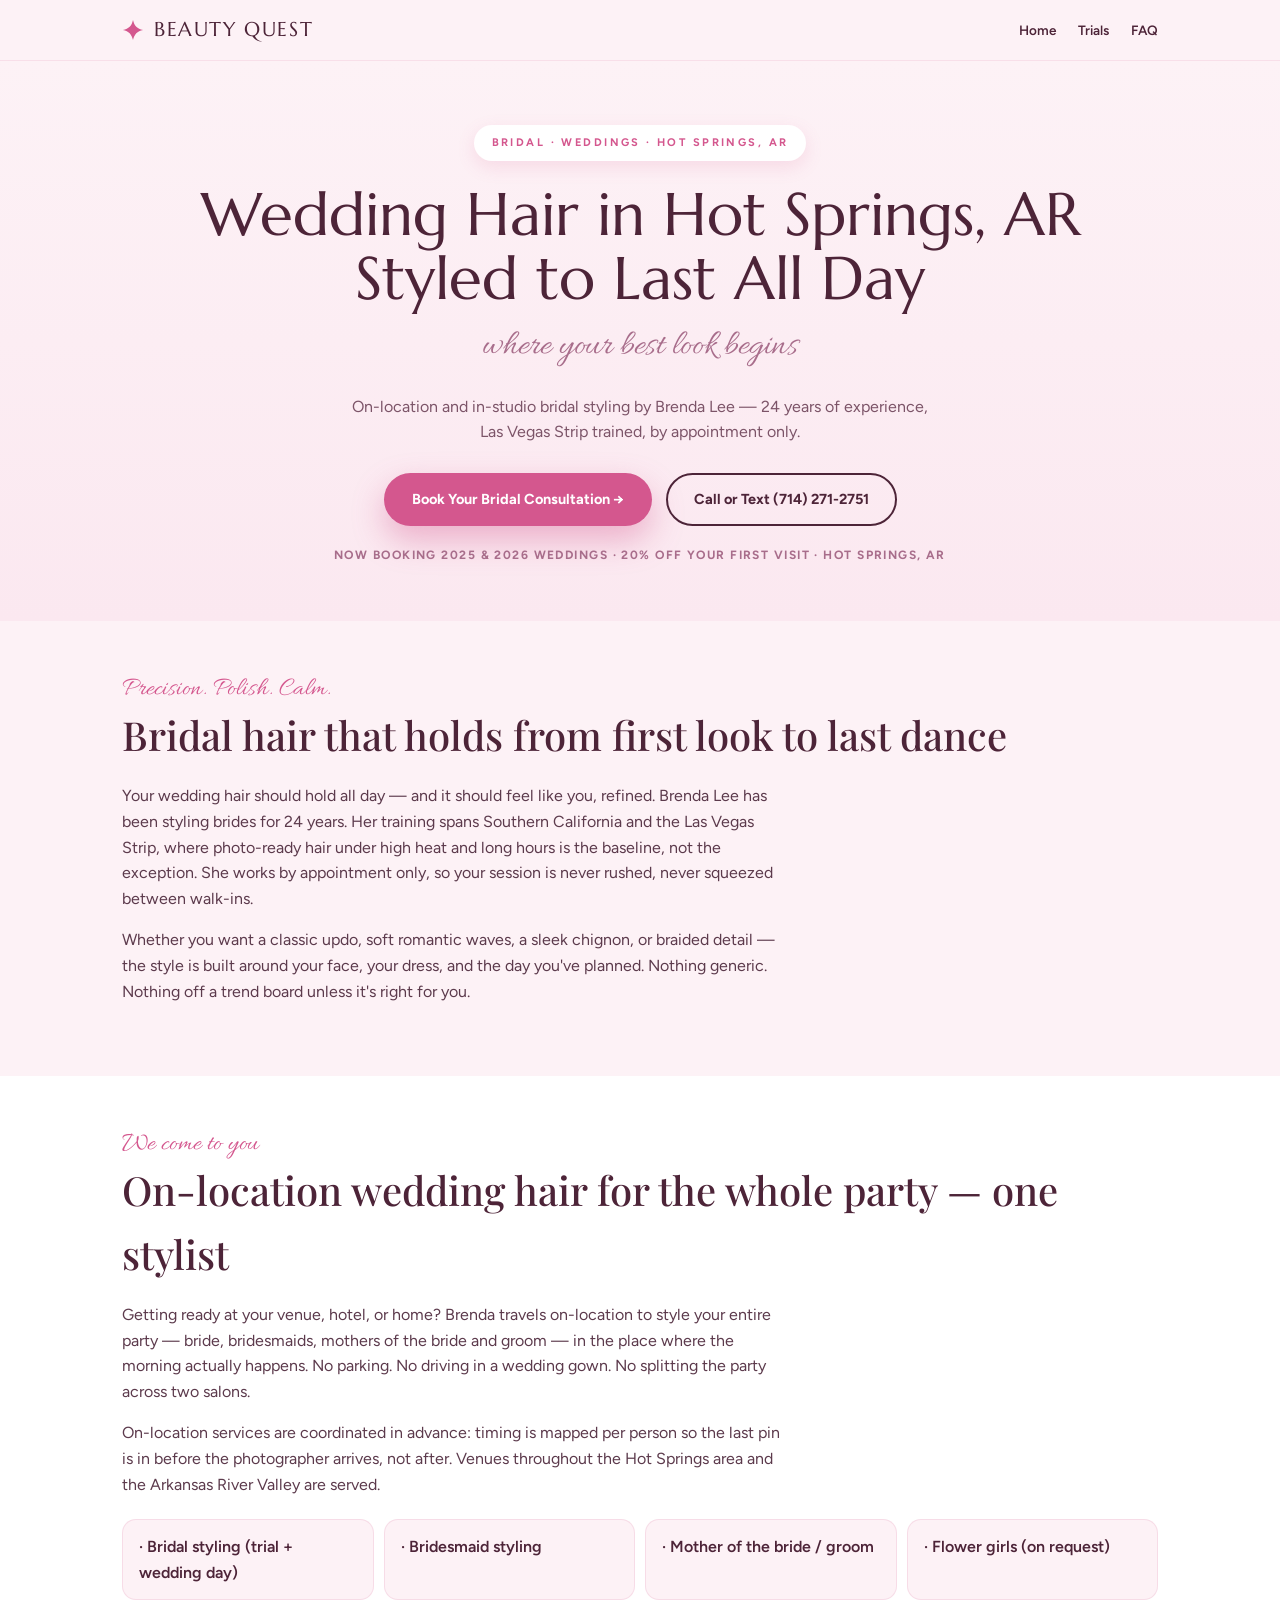
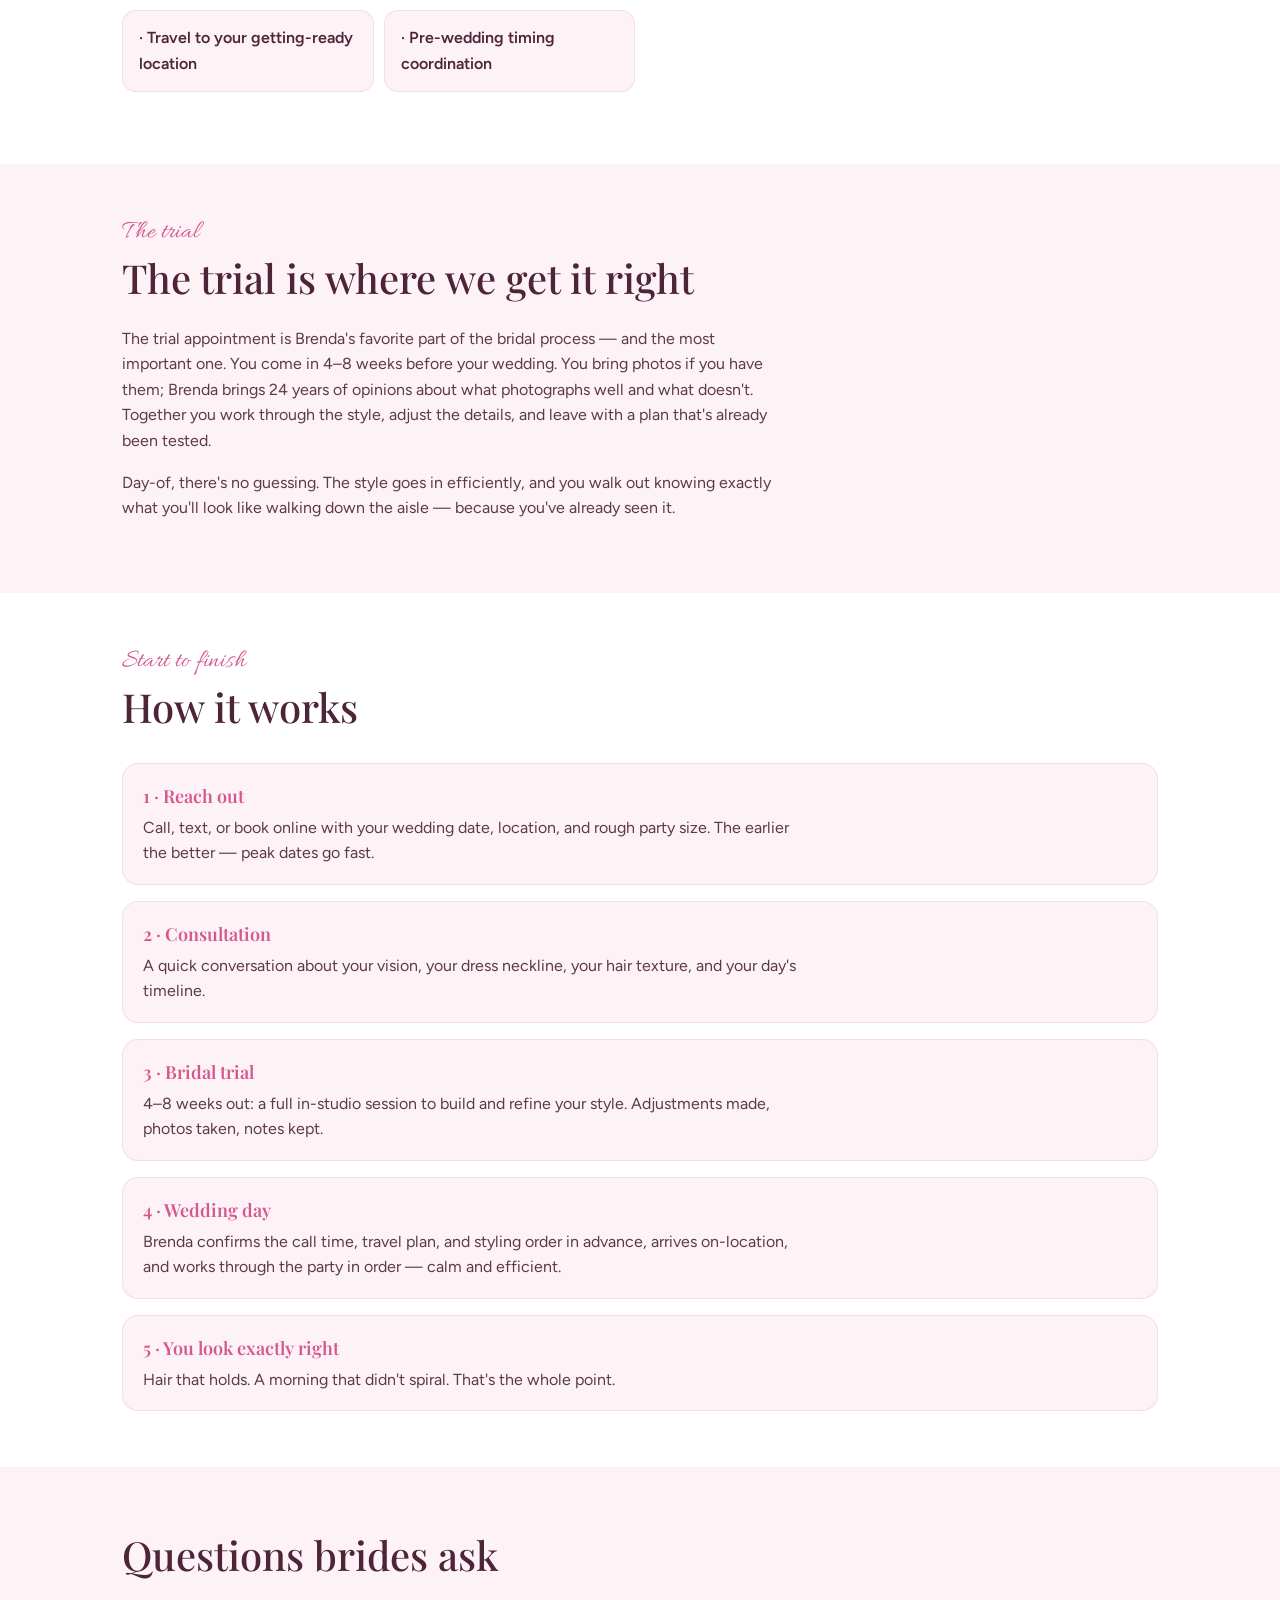
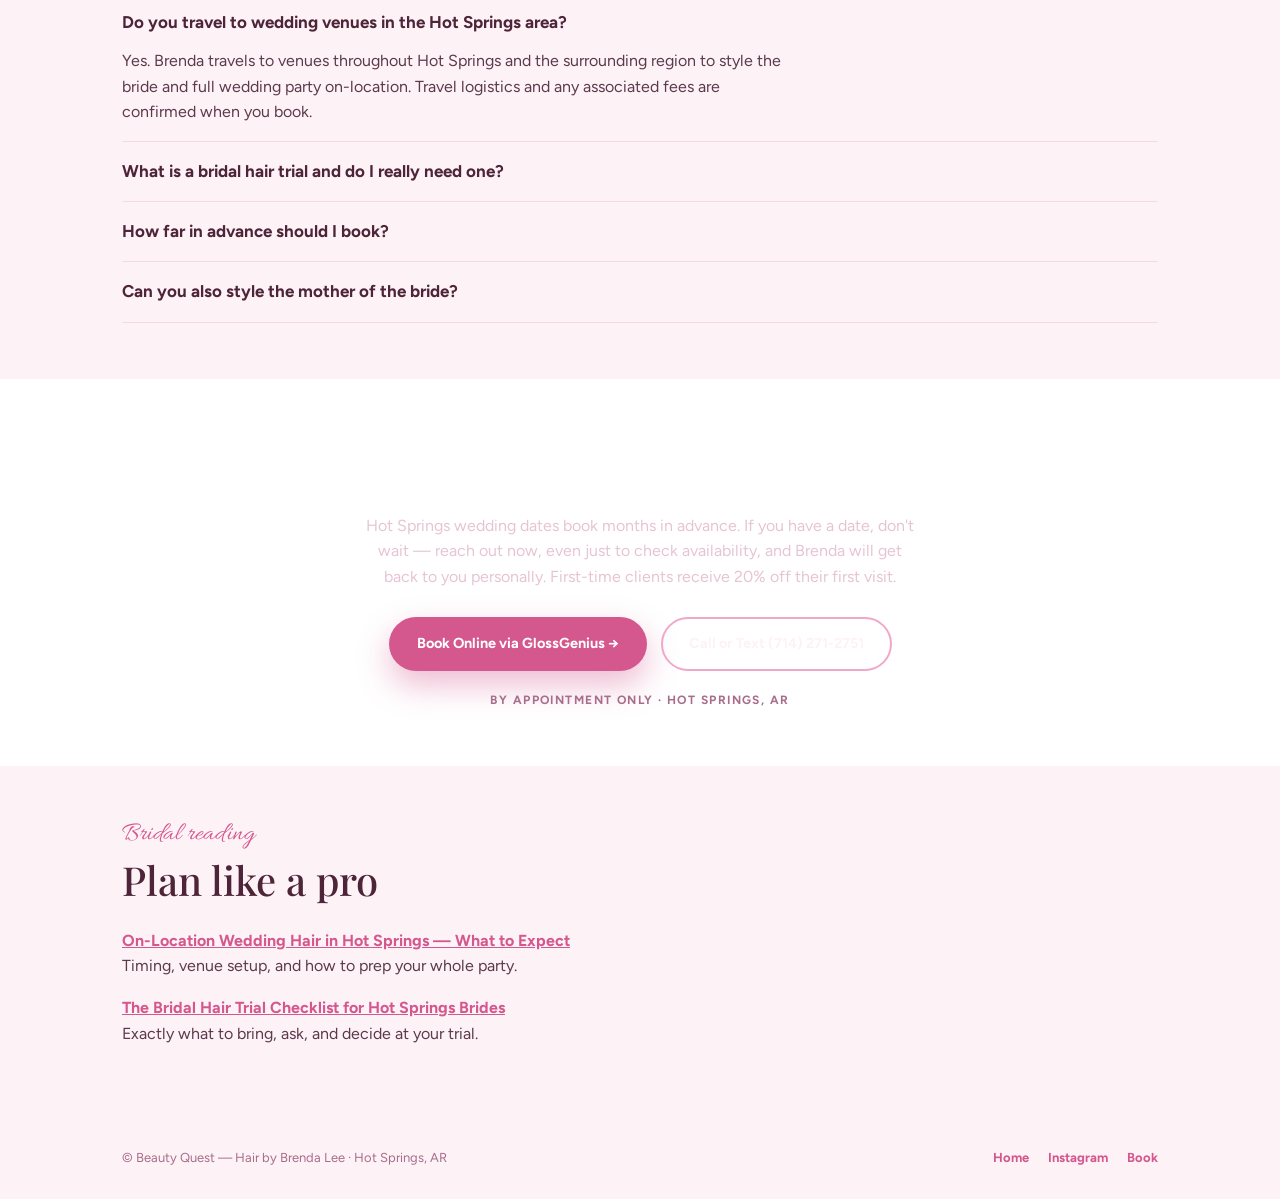
<file: bridal-hair-hot-springs.html>
<!DOCTYPE html>
<html lang="en">
<head>
<meta charset="utf-8">
<meta name="viewport" content="width=device-width, initial-scale=1">
<title>Wedding Hair Stylist Hot Springs AR | Brenda Lee</title>
<meta name="description" content="On-location bridal hair for Hot Springs weddings. 24 years of experience, Las Vegas Strip trained. Bridal trials, full-party styling, mothers of the bride. Book now.">
<link rel="canonical" href="https://bqhotsprings.com/bridal-hair-hot-springs">
<meta property="og:type" content="website">
<meta property="og:site_name" content="Beauty Quest — Hair by Brenda Lee">
<meta property="og:title" content="Wedding Hair Stylist in Hot Springs, AR — Brenda Lee">
<meta property="og:description" content="On-location bridal styling for Hot Springs weddings. 24 years, Las Vegas Strip trained. Bridal trials, full wedding party, mothers of the bride.">
<meta property="og:url" content="https://bqhotsprings.com/bridal-hair-hot-springs">
<meta property="og:image" content="https://bqhotsprings.com/images/work-bridal.jpg">
<meta name="twitter:card" content="summary_large_image">
<meta name="twitter:title" content="Wedding Hair Stylist Hot Springs AR | Brenda Lee">
<meta name="twitter:description" content="On-location bridal hair for Hot Springs weddings. 24 years, Las Vegas Strip trained.">
<meta name="twitter:image" content="https://bqhotsprings.com/images/work-bridal.jpg">
<link rel="preconnect" href="https://fonts.googleapis.com">
<link rel="preconnect" href="https://fonts.gstatic.com" crossorigin>
<link href="https://fonts.googleapis.com/css2?family=Marcellus&family=Playfair+Display:ital,wght@0,400;0,500;0,600;1,400;1,500&family=Allura&family=Figtree:wght@300;400;500;600;700&display=swap" rel="stylesheet">
<script src="./sparkles.js" defer></script>
<script type="application/ld+json">
{
  "@context": "https://schema.org",
  "@graph": [
    {
      "@type": "Service",
      "@id": "https://bqhotsprings.com/bridal-hair-hot-springs#service",
      "name": "Bridal & Wedding Hair Styling",
      "description": "On-location and in-studio wedding hair for brides, bridesmaids, and mothers of the bride in Hot Springs, AR. Bridal trials available. 24 years experience.",
      "provider": {
        "@type": "HairSalon",
        "name": "Hair by Brenda Lee",
        "url": "https://bqhotsprings.com",
        "telephone": "+17142712751",
        "address": { "@type": "PostalAddress", "addressLocality": "Hot Springs", "addressRegion": "AR", "addressCountry": "US" }
      },
      "areaServed": {
        "@type": "GeoCircle",
        "geoMidpoint": { "@type": "GeoCoordinates", "latitude": 34.5037, "longitude": -93.0552 },
        "geoRadius": "80000"
      },
      "offers": { "@type": "Offer", "description": "20% off first visit" }
    },
    {
      "@type": "FAQPage",
      "mainEntity": [
        { "@type": "Question", "name": "Do you travel to wedding venues in the Hot Springs area?", "acceptedAnswer": { "@type": "Answer", "text": "Yes. Brenda travels to venues throughout Hot Springs and the surrounding area to style the bride and full wedding party on-location. Travel details and fees are confirmed at booking." } },
        { "@type": "Question", "name": "What is a bridal hair trial and do I need one?", "acceptedAnswer": { "@type": "Answer", "text": "A bridal trial is a dedicated appointment before your wedding day where Brenda creates and refines your chosen style. It eliminates day-of surprises, confirms timing, and gives you a photo-ready preview. Trials are strongly recommended for every bride." } },
        { "@type": "Question", "name": "How far in advance should I book wedding hair services?", "acceptedAnswer": { "@type": "Answer", "text": "Wedding dates book quickly, especially spring and fall Saturdays. Securing your date 4-8 months out is ideal. Reach out as soon as your venue is confirmed." } },
        { "@type": "Question", "name": "Can Brenda style the mother of the bride as well?", "acceptedAnswer": { "@type": "Answer", "text": "Absolutely. Brenda regularly styles mothers of the bride and groom alongside the wedding party, either on-location or in-studio by appointment." } }
      ]
    }
  ]
}
</script>
<style>
  :root{--bg:#fdf2f6;--ink:#4d2438;--pink:#d4578e;--mute:#7c5468;--soft:#a86d8b;--rose:#f9d9e6}
  *{box-sizing:border-box}
  html{scroll-behavior:smooth}
  body{margin:0;background:var(--bg);color:var(--ink);font-family:'Figtree',system-ui,sans-serif;line-height:1.6;overflow-x:hidden}
  a{color:var(--pink)}
  .wrap{max-width:1080px;margin:0 auto;padding:0 22px}
  header{position:sticky;top:0;z-index:40;background:rgba(253,242,246,.92);backdrop-filter:blur(10px);border-bottom:1px solid rgba(212,87,142,.12)}
  header .wrap{display:flex;align-items:center;justify-content:space-between;gap:16px;flex-wrap:wrap;padding-top:14px;padding-bottom:14px}
  .brand{display:flex;align-items:center;gap:10px;text-decoration:none;color:var(--ink)}
  .brand span{font-family:'Marcellus',serif;font-size:20px;letter-spacing:.08em}
  nav a{color:var(--ink);text-decoration:none;font-weight:600;font-size:13.5px;margin-left:18px}
  .btn{display:inline-block;text-decoration:none;font-weight:700;border-radius:999px;padding:15px 28px;font-size:14.5px}
  .btn-primary{background:var(--pink);color:#fff;box-shadow:0 14px 32px rgba(212,87,142,.4)}
  .btn-ghost{border:2px solid var(--ink);color:var(--ink);padding:13px 26px}
  .hero{text-align:center;background:linear-gradient(180deg,#fdf2f6 0%,#fbe8f0 100%);padding:64px 0 56px}
  .eyebrow{display:inline-block;font-size:11px;letter-spacing:.22em;text-transform:uppercase;font-weight:700;color:var(--pink);background:#fff;padding:9px 18px;border-radius:999px;box-shadow:0 6px 18px rgba(212,87,142,.15)}
  h1{font-family:'Marcellus',serif;font-weight:400;font-size:clamp(34px,7vw,60px);line-height:1.08;margin:22px 0 0}
  .sub{font-family:'Allura',cursive;font-size:clamp(24px,5vw,36px);color:var(--soft);margin-top:6px}
  .lede{font-size:16px;color:var(--mute);max-width:60ch;margin:18px auto 0}
  .ctas{display:flex;gap:14px;justify-content:center;flex-wrap:wrap;margin-top:28px}
  .trust{margin-top:20px;font-size:12px;letter-spacing:.12em;text-transform:uppercase;font-weight:700;color:var(--soft)}
  section{padding:56px 0}
  section:nth-child(even){background:#fff}
  h2{font-family:'Playfair Display',serif;font-weight:500;font-size:clamp(26px,5vw,40px);margin:0 0 6px}
  .kicker{font-family:'Allura',cursive;font-size:26px;color:var(--pink);line-height:1}
  p{font-size:16px;color:#5c3a4c;max-width:66ch}
  ul.inc{list-style:none;padding:0;display:grid;grid-template-columns:repeat(auto-fit,minmax(220px,1fr));gap:10px;margin-top:22px}
  ul.inc li{background:var(--bg);border:1px solid rgba(212,87,142,.14);border-radius:14px;padding:14px 16px;font-weight:600;color:var(--ink)}
  .steps{counter-reset:s;display:grid;gap:16px;margin-top:24px}
  .step{background:var(--bg);border:1px solid rgba(212,87,142,.14);border-radius:16px;padding:18px 20px}
  .step h3{margin:0 0 4px;font-family:'Playfair Display',serif;font-weight:600;font-size:18px;color:var(--pink)}
  .step p{margin:0}
  details{border-bottom:1px solid rgba(212,87,142,.16);padding:16px 0}
  summary{cursor:pointer;font-weight:700;font-size:17px;list-style:none}
  summary::-webkit-details-marker{display:none}
  details p{margin:12px 0 0}
  .closing{text-align:center;background:var(--ink);color:var(--bg)}
  .closing h2{color:#fff}
  .closing p{color:#e6c4d4;margin:14px auto 0;max-width:56ch}
  .closing .btn-ghost{border-color:#f0a8c8;color:var(--bg)}
  footer{padding:30px 0;font-size:13px;color:var(--soft)}
  footer .wrap{display:flex;justify-content:space-between;gap:16px;flex-wrap:wrap;align-items:center}
  footer a{margin-left:16px;text-decoration:none;font-weight:700}
</style>
</head>
<body>

<header>
  <div class="wrap">
    <a class="brand" href="/">
      <svg viewBox="0 0 24 24" width="22" height="22" aria-hidden="true"><path d="M12 1 C13.5 7.5 16.5 10.5 23 12 C16.5 13.5 13.5 16.5 12 23 C10.5 16.5 7.5 13.5 1 12 C7.5 10.5 10.5 7.5 12 1 Z" fill="#d4578e"></path></svg>
      <span>BEAUTY QUEST</span>
    </a>
    <nav>
      <a href="/">Home</a>
      <a href="#trial">Trials</a>
      <a href="#faq">FAQ</a>
    </nav>
  </div>
</header>

<div class="hero">
  <div class="wrap">
    <span class="eyebrow">Bridal · Weddings · Hot Springs, AR</span>
    <h1>Wedding Hair in Hot Springs, AR<br>Styled to Last All Day</h1>
    <div class="sub">where your best look begins</div>
    <p class="lede">On-location and in-studio bridal styling by Brenda Lee — 24 years of experience, Las Vegas Strip trained, by appointment only.</p>
    <div class="ctas">
      <a class="btn btn-primary" href="https://brendasanderscurlup.glossgenius.com/services" target="_blank" rel="noopener">Book Your Bridal Consultation →</a>
      <a class="btn btn-ghost" href="tel:+17142712751">Call or Text (714) 271-2751</a>
    </div>
    <div class="trust">Now booking 2025 &amp; 2026 weddings · 20% off your first visit · Hot Springs, AR</div>
  </div>
</div>

<section>
  <div class="wrap">
    <div class="kicker">Precision. Polish. Calm.</div>
    <h2>Bridal hair that holds from first look to last dance</h2>
    <p>Your wedding hair should hold all day — and it should feel like you, refined. Brenda Lee has been styling brides for 24 years. Her training spans Southern California and the Las Vegas Strip, where photo-ready hair under high heat and long hours is the baseline, not the exception. She works by appointment only, so your session is never rushed, never squeezed between walk-ins.</p>
    <p>Whether you want a classic updo, soft romantic waves, a sleek chignon, or braided detail — the style is built around your face, your dress, and the day you've planned. Nothing generic. Nothing off a trend board unless it's right for you.</p>
  </div>
</section>

<section id="on-location">
  <div class="wrap">
    <div class="kicker">We come to you</div>
    <h2>On-location wedding hair for the whole party — one stylist</h2>
    <p>Getting ready at your venue, hotel, or home? Brenda travels on-location to style your entire party — bride, bridesmaids, mothers of the bride and groom — in the place where the morning actually happens. No parking. No driving in a wedding gown. No splitting the party across two salons.</p>
    <p>On-location services are coordinated in advance: timing is mapped per person so the last pin is in before the photographer arrives, not after. Venues throughout the Hot Springs area and the Arkansas River Valley are served.</p>
    <ul class="inc">
      <li>· Bridal styling (trial + wedding day)</li>
      <li>· Bridesmaid styling</li>
      <li>· Mother of the bride / groom</li>
      <li>· Flower girls (on request)</li>
      <li>· Travel to your getting-ready location</li>
      <li>· Pre-wedding timing coordination</li>
    </ul>
  </div>
</section>

<section id="trial">
  <div class="wrap">
    <div class="kicker">The trial</div>
    <h2>The trial is where we get it right</h2>
    <p>The trial appointment is Brenda's favorite part of the bridal process — and the most important one. You come in 4–8 weeks before your wedding. You bring photos if you have them; Brenda brings 24 years of opinions about what photographs well and what doesn't. Together you work through the style, adjust the details, and leave with a plan that's already been tested.</p>
    <p>Day-of, there's no guessing. The style goes in efficiently, and you walk out knowing exactly what you'll look like walking down the aisle — because you've already seen it.</p>
  </div>
</section>

<section>
  <div class="wrap">
    <div class="kicker">Start to finish</div>
    <h2>How it works</h2>
    <div class="steps">
      <div class="step"><h3>1 · Reach out</h3><p>Call, text, or book online with your wedding date, location, and rough party size. The earlier the better — peak dates go fast.</p></div>
      <div class="step"><h3>2 · Consultation</h3><p>A quick conversation about your vision, your dress neckline, your hair texture, and your day's timeline.</p></div>
      <div class="step"><h3>3 · Bridal trial</h3><p>4–8 weeks out: a full in-studio session to build and refine your style. Adjustments made, photos taken, notes kept.</p></div>
      <div class="step"><h3>4 · Wedding day</h3><p>Brenda confirms the call time, travel plan, and styling order in advance, arrives on-location, and works through the party in order — calm and efficient.</p></div>
      <div class="step"><h3>5 · You look exactly right</h3><p>Hair that holds. A morning that didn't spiral. That's the whole point.</p></div>
    </div>
  </div>
</section>

<section id="faq">
  <div class="wrap">
    <h2>Questions brides ask</h2>
    <details open><summary>Do you travel to wedding venues in the Hot Springs area?</summary><p>Yes. Brenda travels to venues throughout Hot Springs and the surrounding region to style the bride and full wedding party on-location. Travel logistics and any associated fees are confirmed when you book.</p></details>
    <details><summary>What is a bridal hair trial and do I really need one?</summary><p>A trial is a dedicated appointment — usually 4–8 weeks before your wedding — where Brenda builds and refines your style with no time pressure. You leave with a photo, a plan, and zero unknowns for the morning of. Strongly recommended for every bride.</p></details>
    <details><summary>How far in advance should I book?</summary><p>Wedding Saturdays in spring and fall fill early. Booking 4–8 months out is ideal. If your date is closer, reach out anyway — Brenda will let you know availability honestly.</p></details>
    <details><summary>Can you also style the mother of the bride?</summary><p>Yes, and Brenda does this regularly. Mothers of the bride and groom are welcome both as part of the on-location wedding morning and as standalone in-studio appointments. Same quality, same attention, same calm.</p></details>
  </div>
</section>

<section class="closing">
  <div class="wrap">
    <h2>Ready to lock in your date?</h2>
    <p>Hot Springs wedding dates book months in advance. If you have a date, don't wait — reach out now, even just to check availability, and Brenda will get back to you personally. First-time clients receive 20% off their first visit.</p>
    <div class="ctas">
      <a class="btn btn-primary" href="https://brendasanderscurlup.glossgenius.com/services" target="_blank" rel="noopener">Book Online via GlossGenius →</a>
      <a class="btn btn-ghost" href="tel:+17142712751">Call or Text (714) 271-2751</a>
    </div>
    <div class="trust" style="color:#a86d8b">By appointment only · Hot Springs, AR</div>
  </div>
</section>

<section>
  <div class="wrap">
    <div class="kicker">Bridal reading</div>
    <h2>Plan like a pro</h2>
    <p style="margin-bottom:6px"><a href="/blog/on-location-wedding-hair-hot-springs-ar" style="font-weight:700">On-Location Wedding Hair in Hot Springs — What to Expect</a><br>Timing, venue setup, and how to prep your whole party.</p>
    <p><a href="/blog/bridal-hair-trial-checklist-hot-springs-ar" style="font-weight:700">The Bridal Hair Trial Checklist for Hot Springs Brides</a><br>Exactly what to bring, ask, and decide at your trial.</p>
  </div>
</section>

<footer>
  <div class="wrap">
    <span>© Beauty Quest — Hair by Brenda Lee · Hot Springs, AR</span>
    <span>
      <a href="/">Home</a>
      <a href="https://www.instagram.com/hair_by_brenda_lee/" target="_blank" rel="noopener">Instagram</a>
      <a href="https://brendasanderscurlup.glossgenius.com/services" target="_blank" rel="noopener">Book</a>
    </span>
  </div>
</footer>

</body>
</html>
</file>
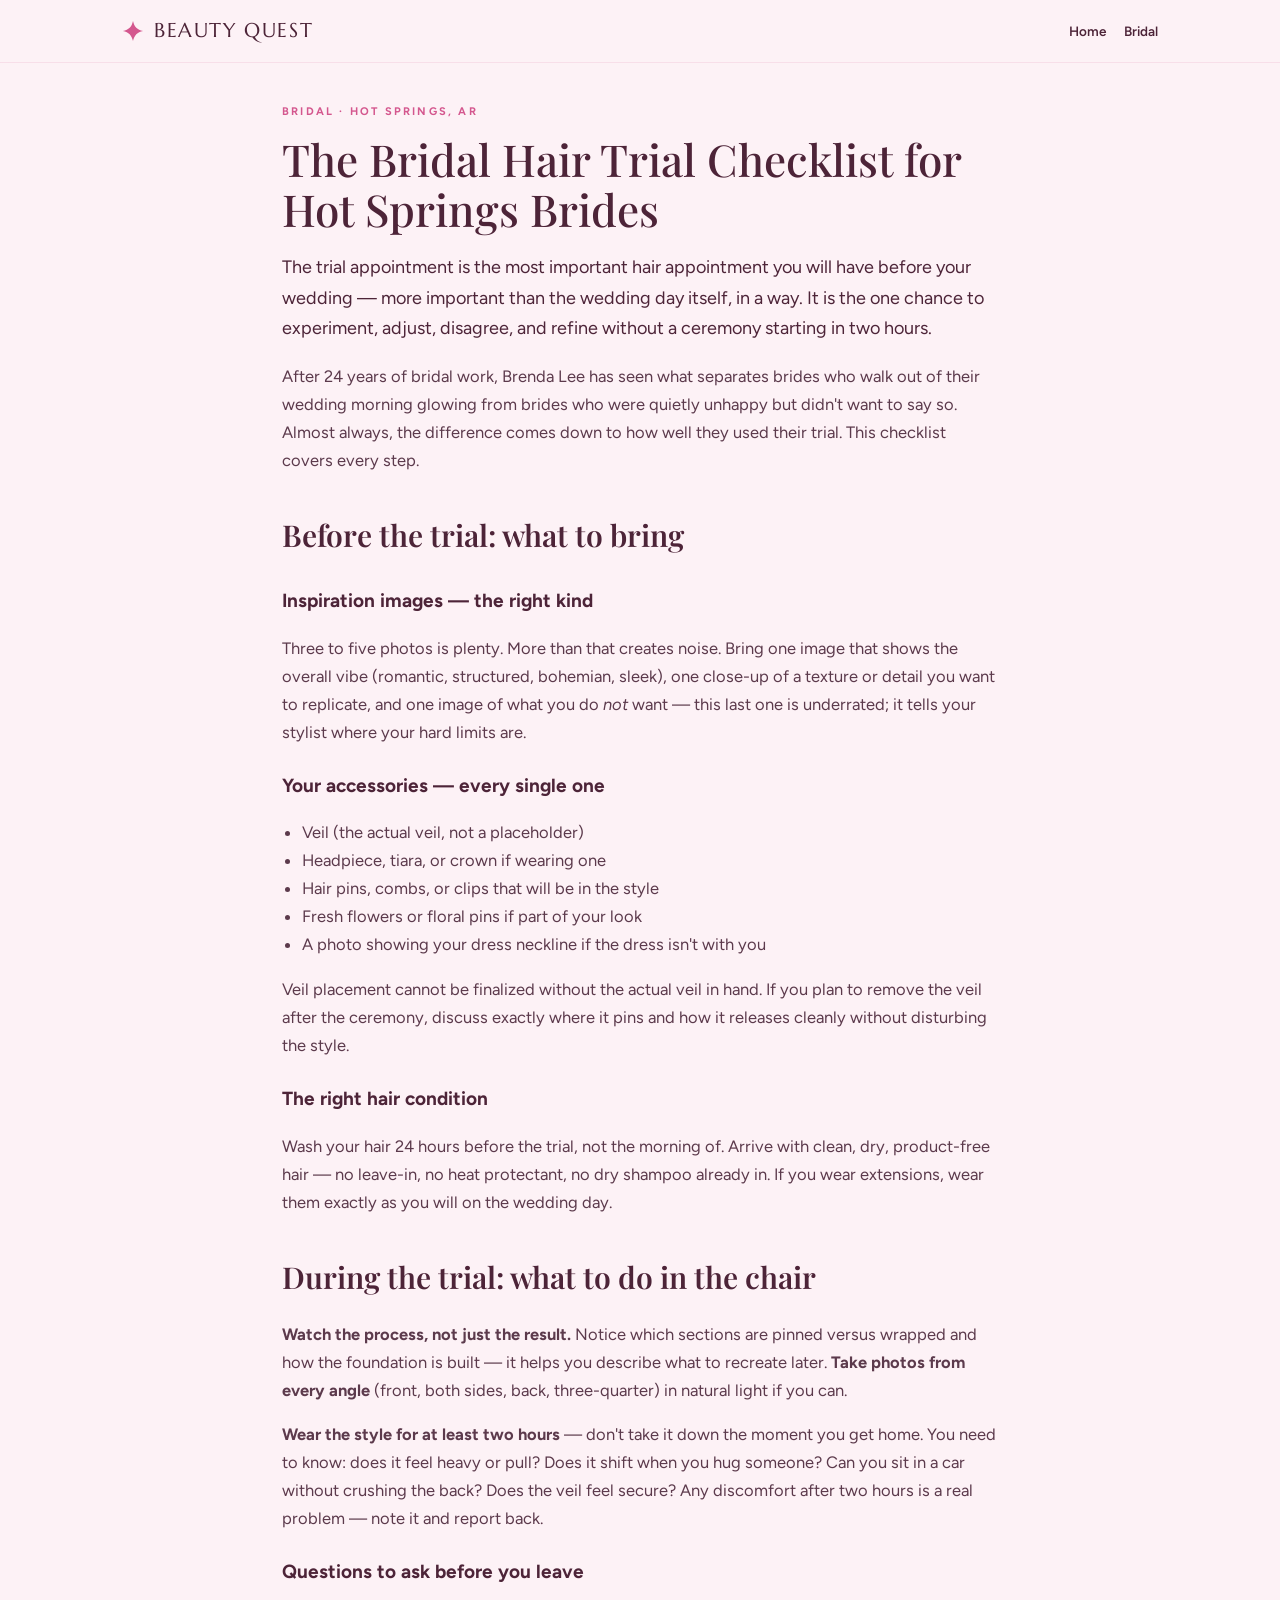
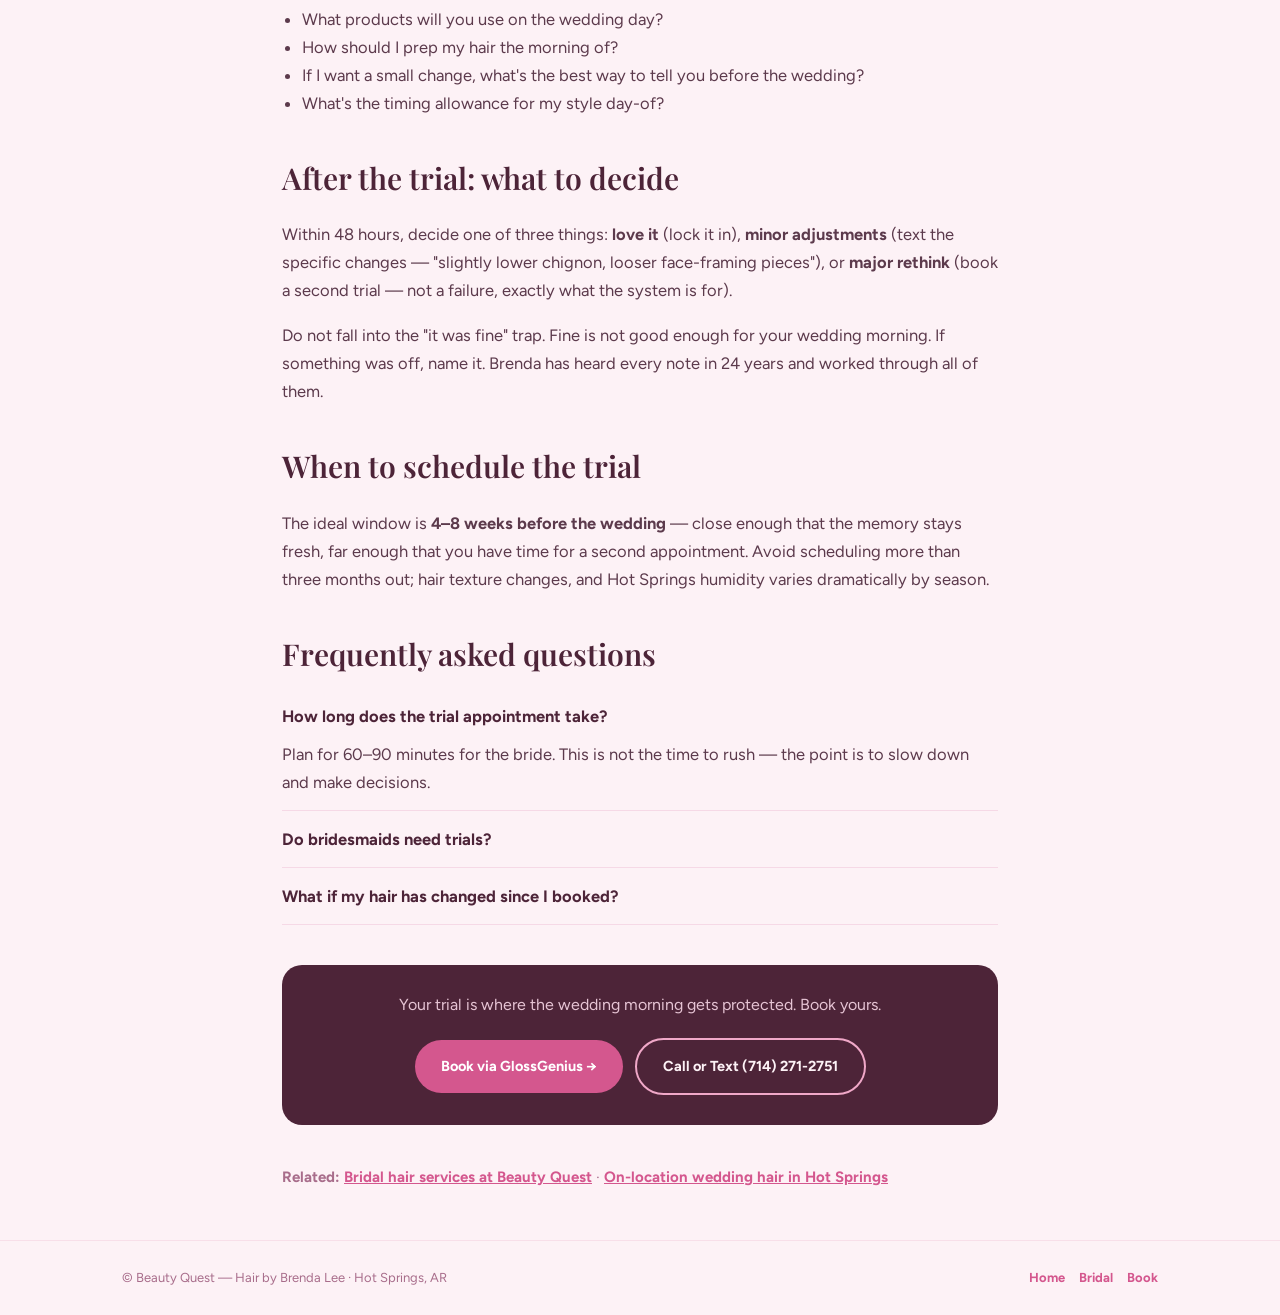
<file: blog/bridal-hair-trial-checklist-hot-springs-ar.html>
<!DOCTYPE html>
<html lang="en">
<head>
<meta charset="utf-8">
<meta name="viewport" content="width=device-width, initial-scale=1">
<title>Bridal Hair Trial Checklist for Hot Springs Brides | Brenda Lee</title>
<meta name="description" content="Your bridal hair trial is the most important appointment before the wedding. This checklist tells Hot Springs brides exactly what to bring, ask, and decide.">
<link rel="canonical" href="https://bqhotsprings.com/blog/bridal-hair-trial-checklist-hot-springs-ar">
<meta property="og:type" content="article">
<meta property="og:title" content="The Bridal Hair Trial Checklist for Hot Springs Brides">
<meta property="og:description" content="Exactly what to bring, ask, and decide at your bridal hair trial — from 24 years of bridal work.">
<meta property="og:url" content="https://bqhotsprings.com/blog/bridal-hair-trial-checklist-hot-springs-ar">
<meta property="og:image" content="https://bqhotsprings.com/images/work-hero.jpg">
<meta name="twitter:card" content="summary_large_image">
<link rel="preconnect" href="https://fonts.googleapis.com">
<link rel="preconnect" href="https://fonts.gstatic.com" crossorigin>
<link href="https://fonts.googleapis.com/css2?family=Marcellus&family=Playfair+Display:wght@500;600&family=Figtree:wght@300;400;600;700&display=swap" rel="stylesheet">
<link rel="stylesheet" href="/article.css">
<script src="/sparkles.js" defer></script>
<script type="application/ld+json">
{"@context":"https://schema.org","@graph":[
{"@type":"BlogPosting","headline":"The Bridal Hair Trial Checklist for Hot Springs Brides","description":"Your bridal hair trial is the most important appointment before the wedding. This checklist tells Hot Springs brides exactly what to bring, ask, and decide.","url":"https://bqhotsprings.com/blog/bridal-hair-trial-checklist-hot-springs-ar","datePublished":"2026-07-13","author":{"@type":"Person","name":"Brenda Lee"},"publisher":{"@type":"HairSalon","name":"Hair by Brenda Lee / Beauty Quest","address":{"@type":"PostalAddress","addressLocality":"Hot Springs","addressRegion":"AR"},"telephone":"+17142712751","url":"https://bqhotsprings.com"}},
{"@type":"FAQPage","mainEntity":[
{"@type":"Question","name":"When should I schedule my bridal hair trial in Hot Springs?","acceptedAnswer":{"@type":"Answer","text":"Schedule your trial 4-8 weeks before the wedding. This gives you time to request adjustments and do a second trial if needed, while keeping the style fresh in your mind."}},
{"@type":"Question","name":"Should I wear my veil and accessories to my bridal hair trial?","acceptedAnswer":{"@type":"Answer","text":"Yes — bring everything that will be in your hair on the wedding day: veil, headpiece, pins, combs, and flowers. The trial is when your stylist figures out exactly how to build the style around each accessory."}},
{"@type":"Question","name":"What if I don't like my bridal hair trial result?","acceptedAnswer":{"@type":"Answer","text":"Say so during the appointment, not after. A good stylist wants the honest reaction in the chair. You have time to adjust, try a variation, or book a second trial. The worst outcome is leaving unhappy and not saying anything."}}
]}]}
</script>
</head>
<body>

<header><div class="bar">
  <a class="brand" href="/"><svg viewBox="0 0 24 24" width="22" height="22" aria-hidden="true"><path d="M12 1 C13.5 7.5 16.5 10.5 23 12 C16.5 13.5 13.5 16.5 12 23 C10.5 16.5 7.5 13.5 1 12 C7.5 10.5 10.5 7.5 12 1 Z" fill="#d4578e"></path></svg><span>BEAUTY QUEST</span></a>
  <nav><a href="/">Home</a><a href="/bridal-hair-hot-springs">Bridal</a></nav>
</div></header>

<div class="wrap">
<article>
  <div class="eyebrow">Bridal · Hot Springs, AR</div>
  <h1>The Bridal Hair Trial Checklist for Hot Springs Brides</h1>
  <p class="lead">The trial appointment is the most important hair appointment you will have before your wedding — more important than the wedding day itself, in a way. It is the one chance to experiment, adjust, disagree, and refine without a ceremony starting in two hours.</p>
  <p>After 24 years of bridal work, Brenda Lee has seen what separates brides who walk out of their wedding morning glowing from brides who were quietly unhappy but didn't want to say so. Almost always, the difference comes down to how well they used their trial. This checklist covers every step.</p>

  <h2>Before the trial: what to bring</h2>
  <h3>Inspiration images — the right kind</h3>
  <p>Three to five photos is plenty. More than that creates noise. Bring one image that shows the overall vibe (romantic, structured, bohemian, sleek), one close-up of a texture or detail you want to replicate, and one image of what you do <em>not</em> want — this last one is underrated; it tells your stylist where your hard limits are.</p>
  <h3>Your accessories — every single one</h3>
  <ul>
    <li>Veil (the actual veil, not a placeholder)</li>
    <li>Headpiece, tiara, or crown if wearing one</li>
    <li>Hair pins, combs, or clips that will be in the style</li>
    <li>Fresh flowers or floral pins if part of your look</li>
    <li>A photo showing your dress neckline if the dress isn't with you</li>
  </ul>
  <p>Veil placement cannot be finalized without the actual veil in hand. If you plan to remove the veil after the ceremony, discuss exactly where it pins and how it releases cleanly without disturbing the style.</p>
  <h3>The right hair condition</h3>
  <p>Wash your hair 24 hours before the trial, not the morning of. Arrive with clean, dry, product-free hair — no leave-in, no heat protectant, no dry shampoo already in. If you wear extensions, wear them exactly as you will on the wedding day.</p>

  <h2>During the trial: what to do in the chair</h2>
  <p><strong>Watch the process, not just the result.</strong> Notice which sections are pinned versus wrapped and how the foundation is built — it helps you describe what to recreate later. <strong>Take photos from every angle</strong> (front, both sides, back, three-quarter) in natural light if you can.</p>
  <p><strong>Wear the style for at least two hours</strong> — don't take it down the moment you get home. You need to know: does it feel heavy or pull? Does it shift when you hug someone? Can you sit in a car without crushing the back? Does the veil feel secure? Any discomfort after two hours is a real problem — note it and report back.</p>
  <h3>Questions to ask before you leave</h3>
  <ul>
    <li>What products will you use on the wedding day?</li>
    <li>How should I prep my hair the morning of?</li>
    <li>If I want a small change, what's the best way to tell you before the wedding?</li>
    <li>What's the timing allowance for my style day-of?</li>
  </ul>

  <h2>After the trial: what to decide</h2>
  <p>Within 48 hours, decide one of three things: <strong>love it</strong> (lock it in), <strong>minor adjustments</strong> (text the specific changes — "slightly lower chignon, looser face-framing pieces"), or <strong>major rethink</strong> (book a second trial — not a failure, exactly what the system is for).</p>
  <p>Do not fall into the "it was fine" trap. Fine is not good enough for your wedding morning. If something was off, name it. Brenda has heard every note in 24 years and worked through all of them.</p>

  <h2>When to schedule the trial</h2>
  <p>The ideal window is <strong>4–8 weeks before the wedding</strong> — close enough that the memory stays fresh, far enough that you have time for a second appointment. Avoid scheduling more than three months out; hair texture changes, and Hot Springs humidity varies dramatically by season.</p>

  <h2>Frequently asked questions</h2>
  <details open><summary>How long does the trial appointment take?</summary><p>Plan for 60–90 minutes for the bride. This is not the time to rush — the point is to slow down and make decisions.</p></details>
  <details><summary>Do bridesmaids need trials?</summary><p>Usually no — unless a bridesmaid has a complex style, extensions, or a significant texture challenge. Most bridesmaid styles can be executed reliably day-of from the reference photos.</p></details>
  <details><summary>What if my hair has changed since I booked?</summary><p>Tell Brenda before the trial. Cut, color, extensions added or removed — any of these change what styles are possible. A five-minute heads-up prevents surprises.</p></details>

  <div class="cta">
    <p>Your trial is where the wedding morning gets protected. Book yours.</p>
    <a class="btn" href="https://brendasanderscurlup.glossgenius.com/services" target="_blank" rel="noopener">Book via GlossGenius →</a>
    <a class="btn ghost" href="tel:+17142712751">Call or Text (714) 271-2751</a>
  </div>

  <p class="related"><strong>Related:</strong> <a href="/bridal-hair-hot-springs">Bridal hair services at Beauty Quest</a> · <a href="/blog/on-location-wedding-hair-hot-springs-ar">On-location wedding hair in Hot Springs</a></p>
</article>
</div>

<footer><div class="bar">
  <span>© Beauty Quest — Hair by Brenda Lee · Hot Springs, AR</span>
  <span><a href="/">Home</a><a href="/bridal-hair-hot-springs">Bridal</a><a href="https://brendasanderscurlup.glossgenius.com/services" target="_blank" rel="noopener">Book</a></span>
</div></footer>

</body>
</html>
</file>
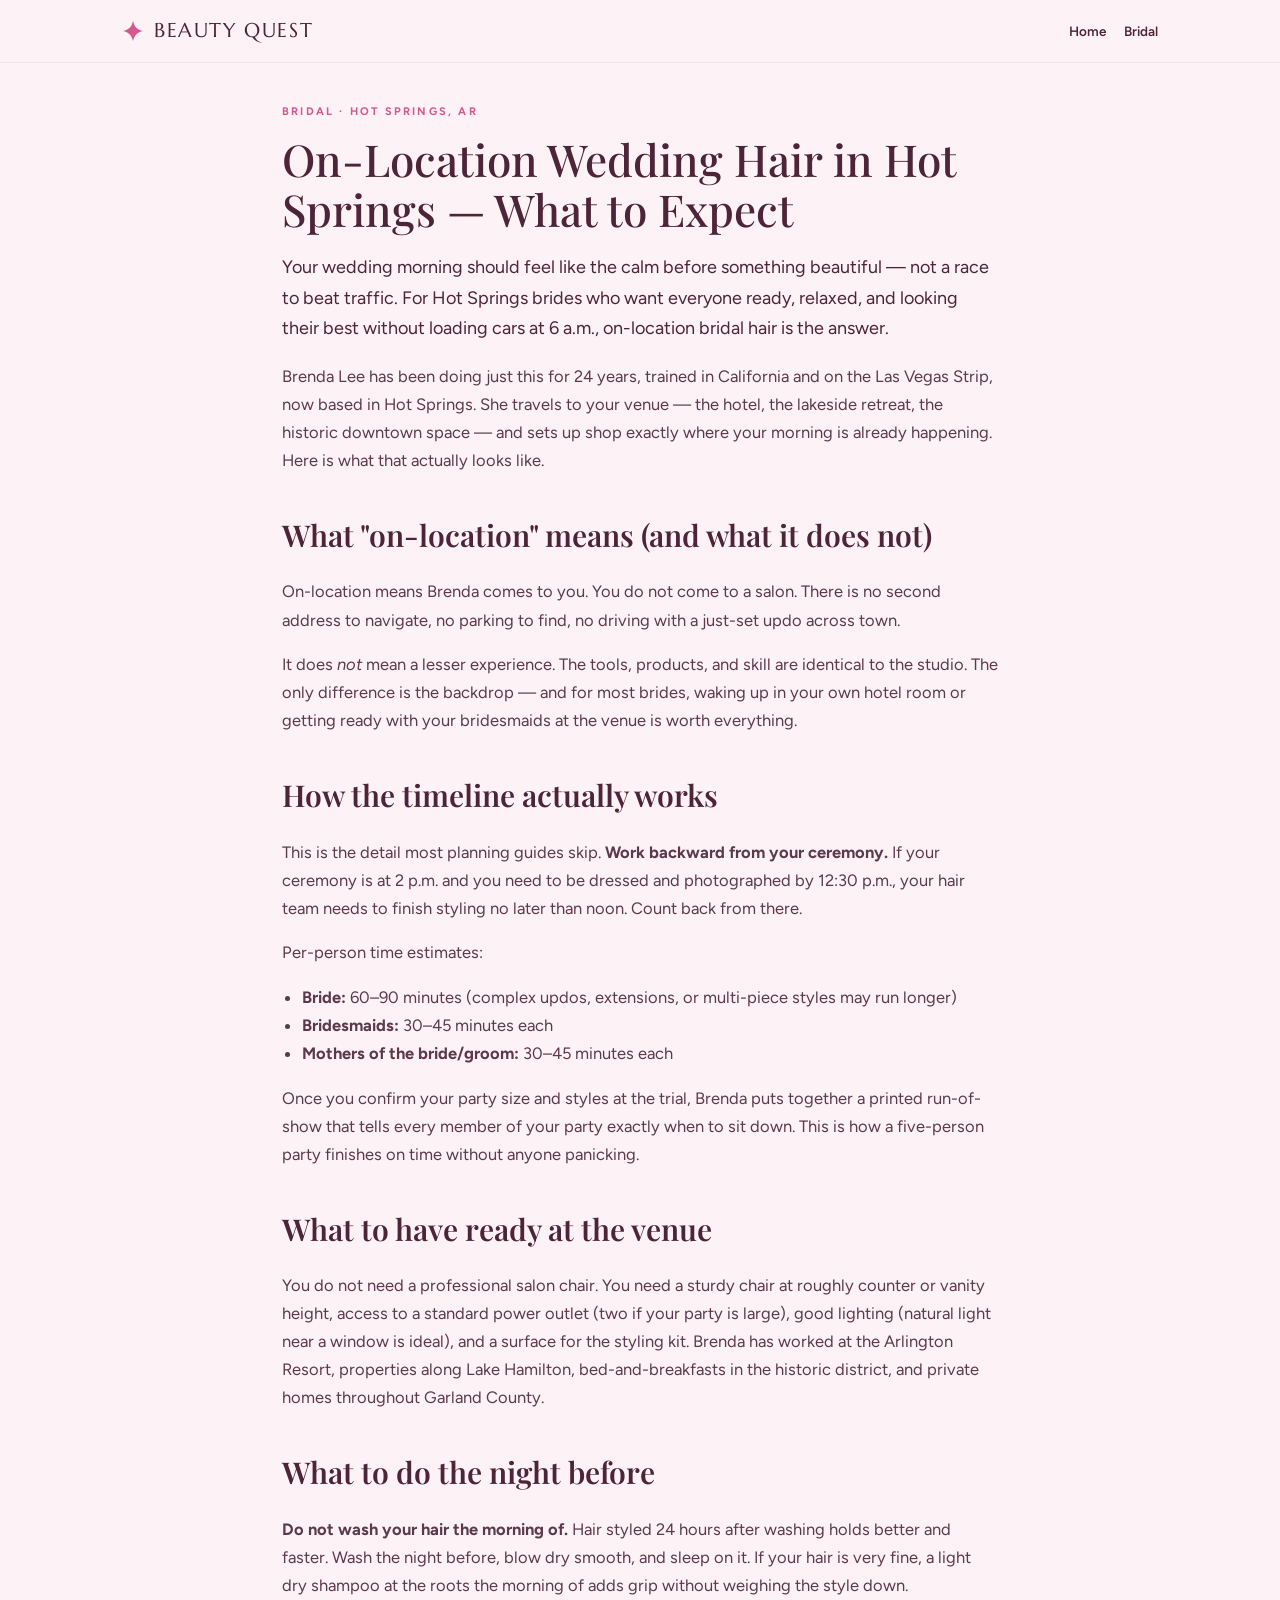
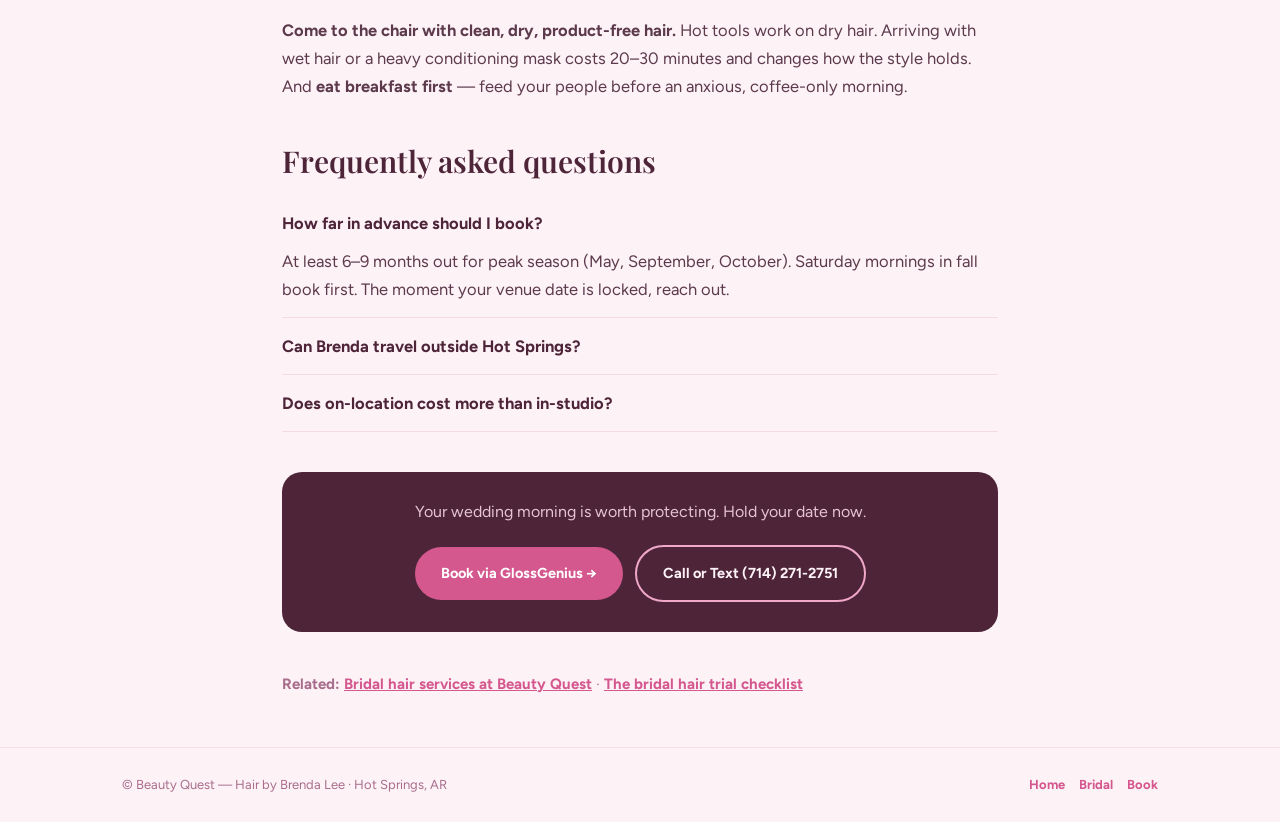
<file: blog/on-location-wedding-hair-hot-springs-ar.html>
<!DOCTYPE html>
<html lang="en">
<head>
<meta charset="utf-8">
<meta name="viewport" content="width=device-width, initial-scale=1">
<title>On-Location Wedding Hair in Hot Springs AR | Brenda Lee</title>
<meta name="description" content="Brenda Lee travels to your Hot Springs venue to style your bridal party on-site. Here's exactly what to expect — timing, setup, and how to prepare.">
<link rel="canonical" href="https://bqhotsprings.com/blog/on-location-wedding-hair-hot-springs-ar">
<meta property="og:type" content="article">
<meta property="og:title" content="On-Location Wedding Hair in Hot Springs — What to Expect">
<meta property="og:description" content="What to expect from on-location bridal hair in Hot Springs: timing, venue setup, and how to prepare your party.">
<meta property="og:url" content="https://bqhotsprings.com/blog/on-location-wedding-hair-hot-springs-ar">
<meta property="og:image" content="https://bqhotsprings.com/images/work-bridal.jpg">
<meta name="twitter:card" content="summary_large_image">
<link rel="preconnect" href="https://fonts.googleapis.com">
<link rel="preconnect" href="https://fonts.gstatic.com" crossorigin>
<link href="https://fonts.googleapis.com/css2?family=Marcellus&family=Playfair+Display:wght@500;600&family=Figtree:wght@300;400;600;700&display=swap" rel="stylesheet">
<link rel="stylesheet" href="/article.css">
<script src="/sparkles.js" defer></script>
<script type="application/ld+json">
{"@context":"https://schema.org","@graph":[
{"@type":"BlogPosting","headline":"On-Location Wedding Hair in Hot Springs — What to Expect","description":"Brenda Lee travels to your Hot Springs venue to style your bridal party on-site. Here's exactly what to expect — timing, setup, and how to prepare.","url":"https://bqhotsprings.com/blog/on-location-wedding-hair-hot-springs-ar","datePublished":"2026-07-13","author":{"@type":"Person","name":"Brenda Lee"},"publisher":{"@type":"HairSalon","name":"Hair by Brenda Lee / Beauty Quest","address":{"@type":"PostalAddress","addressLocality":"Hot Springs","addressRegion":"AR"},"telephone":"+17142712751","url":"https://bqhotsprings.com"}},
{"@type":"FAQPage","mainEntity":[
{"@type":"Question","name":"How far in advance should I book on-location wedding hair in Hot Springs?","acceptedAnswer":{"@type":"Answer","text":"Book at least 6-9 months out for peak spring and fall wedding season. Saturday mornings in May, October, and November fill first. Reach out as soon as your venue date is confirmed."}},
{"@type":"Question","name":"What does Brenda need at the venue for on-location styling?","acceptedAnswer":{"@type":"Answer","text":"A well-lit area near a power outlet, a sturdy chair at counter or vanity height, and enough space for a styling kit bag. Hotels and event spaces at Lake Hamilton, the Arlington, and downtown Hot Springs venues all work well."}},
{"@type":"Question","name":"How long does on-location bridal hair take per person?","acceptedAnswer":{"@type":"Answer","text":"The bride typically takes 60-90 minutes. Bridesmaids and mothers run 30-45 minutes each depending on style complexity. Brenda builds a detailed time schedule before the wedding day so no one is rushed."}}
]}]}
</script>
</head>
<body>

<header><div class="bar">
  <a class="brand" href="/"><svg viewBox="0 0 24 24" width="22" height="22" aria-hidden="true"><path d="M12 1 C13.5 7.5 16.5 10.5 23 12 C16.5 13.5 13.5 16.5 12 23 C10.5 16.5 7.5 13.5 1 12 C7.5 10.5 10.5 7.5 12 1 Z" fill="#d4578e"></path></svg><span>BEAUTY QUEST</span></a>
  <nav><a href="/">Home</a><a href="/bridal-hair-hot-springs">Bridal</a></nav>
</div></header>

<div class="wrap">
<article>
  <div class="eyebrow">Bridal · Hot Springs, AR</div>
  <h1>On-Location Wedding Hair in Hot Springs — What to Expect</h1>
  <p class="lead">Your wedding morning should feel like the calm before something beautiful — not a race to beat traffic. For Hot Springs brides who want everyone ready, relaxed, and looking their best without loading cars at 6 a.m., on-location bridal hair is the answer.</p>
  <p>Brenda Lee has been doing just this for 24 years, trained in California and on the Las Vegas Strip, now based in Hot Springs. She travels to your venue — the hotel, the lakeside retreat, the historic downtown space — and sets up shop exactly where your morning is already happening. Here is what that actually looks like.</p>

  <h2>What "on-location" means (and what it does not)</h2>
  <p>On-location means Brenda comes to you. You do not come to a salon. There is no second address to navigate, no parking to find, no driving with a just-set updo across town.</p>
  <p>It does <em>not</em> mean a lesser experience. The tools, products, and skill are identical to the studio. The only difference is the backdrop — and for most brides, waking up in your own hotel room or getting ready with your bridesmaids at the venue is worth everything.</p>

  <h2>How the timeline actually works</h2>
  <p>This is the detail most planning guides skip. <strong>Work backward from your ceremony.</strong> If your ceremony is at 2 p.m. and you need to be dressed and photographed by 12:30 p.m., your hair team needs to finish styling no later than noon. Count back from there.</p>
  <p>Per-person time estimates:</p>
  <ul>
    <li><strong>Bride:</strong> 60–90 minutes (complex updos, extensions, or multi-piece styles may run longer)</li>
    <li><strong>Bridesmaids:</strong> 30–45 minutes each</li>
    <li><strong>Mothers of the bride/groom:</strong> 30–45 minutes each</li>
  </ul>
  <p>Once you confirm your party size and styles at the trial, Brenda puts together a printed run-of-show that tells every member of your party exactly when to sit down. This is how a five-person party finishes on time without anyone panicking.</p>

  <h2>What to have ready at the venue</h2>
  <p>You do not need a professional salon chair. You need a sturdy chair at roughly counter or vanity height, access to a standard power outlet (two if your party is large), good lighting (natural light near a window is ideal), and a surface for the styling kit. Brenda has worked at the Arlington Resort, properties along Lake Hamilton, bed-and-breakfasts in the historic district, and private homes throughout Garland County.</p>

  <h2>What to do the night before</h2>
  <p><strong>Do not wash your hair the morning of.</strong> Hair styled 24 hours after washing holds better and faster. Wash the night before, blow dry smooth, and sleep on it. If your hair is very fine, a light dry shampoo at the roots the morning of adds grip without weighing the style down.</p>
  <p><strong>Come to the chair with clean, dry, product-free hair.</strong> Hot tools work on dry hair. Arriving with wet hair or a heavy conditioning mask costs 20–30 minutes and changes how the style holds. And <strong>eat breakfast first</strong> — feed your people before an anxious, coffee-only morning.</p>

  <h2>Frequently asked questions</h2>
  <details open><summary>How far in advance should I book?</summary><p>At least 6–9 months out for peak season (May, September, October). Saturday mornings in fall book first. The moment your venue date is locked, reach out.</p></details>
  <details><summary>Can Brenda travel outside Hot Springs?</summary><p>Yes, for the right event. Contact her directly at (714) 271-2751 to discuss travel fees and availability.</p></details>
  <details><summary>Does on-location cost more than in-studio?</summary><p>There is typically a travel fee based on distance. This is discussed and confirmed at booking — no surprise invoices on the wedding day.</p></details>

  <div class="cta">
    <p>Your wedding morning is worth protecting. Hold your date now.</p>
    <a class="btn" href="https://brendasanderscurlup.glossgenius.com/services" target="_blank" rel="noopener">Book via GlossGenius →</a>
    <a class="btn ghost" href="tel:+17142712751">Call or Text (714) 271-2751</a>
  </div>

  <p class="related"><strong>Related:</strong> <a href="/bridal-hair-hot-springs">Bridal hair services at Beauty Quest</a> · <a href="/blog/bridal-hair-trial-checklist-hot-springs-ar">The bridal hair trial checklist</a></p>
</article>
</div>

<footer><div class="bar">
  <span>© Beauty Quest — Hair by Brenda Lee · Hot Springs, AR</span>
  <span><a href="/">Home</a><a href="/bridal-hair-hot-springs">Bridal</a><a href="https://brendasanderscurlup.glossgenius.com/services" target="_blank" rel="noopener">Book</a></span>
</div></footer>

</body>
</html>
</file>
<file: article.css>
:root{--bg:#fdf2f6;--ink:#4d2438;--pink:#d4578e;--mute:#5c3a4c;--soft:#a86d8b}
*{box-sizing:border-box}
html{scroll-behavior:smooth}
body{margin:0;background:var(--bg);color:var(--ink);font-family:'Figtree',system-ui,sans-serif;line-height:1.7;overflow-x:hidden}
a{color:var(--pink)}
.wrap{max-width:760px;margin:0 auto;padding:0 22px}
header{position:sticky;top:0;z-index:40;background:rgba(253,242,246,.92);backdrop-filter:blur(10px);border-bottom:1px solid rgba(212,87,142,.12)}
header .bar{max-width:1080px;margin:0 auto;padding:14px 22px;display:flex;align-items:center;justify-content:space-between;gap:16px;flex-wrap:wrap}
.brand{display:flex;align-items:center;gap:10px;text-decoration:none;color:var(--ink)}
.brand span{font-family:'Marcellus',serif;font-size:20px;letter-spacing:.08em}
nav a{color:var(--ink);text-decoration:none;font-weight:600;font-size:13.5px;margin-left:18px}
article{padding:40px 0 10px}
.eyebrow{font-size:11px;letter-spacing:.2em;text-transform:uppercase;font-weight:700;color:var(--pink)}
h1{font-family:'Playfair Display',serif;font-weight:500;font-size:clamp(28px,5.5vw,44px);line-height:1.14;margin:12px 0 0}
h2{font-family:'Playfair Display',serif;font-weight:600;font-size:clamp(22px,4vw,30px);margin:36px 0 8px}
h3{font-size:19px;margin:24px 0 6px;color:var(--ink)}
p,li{font-size:16.5px;color:var(--mute)}
ul{padding-left:20px}
.lead{font-size:18px;color:var(--ink)}
.cta{background:var(--ink);color:var(--bg);border-radius:20px;padding:26px 24px;text-align:center;margin:40px 0}
.cta p{color:#e6c4d4;margin:0 0 16px;font-size:16px}
.btn{display:inline-block;text-decoration:none;font-weight:700;border-radius:999px;padding:14px 26px;font-size:14.5px;background:var(--pink);color:#fff;margin:4px}
.btn.ghost{background:transparent;border:2px solid #f0a8c8;color:var(--bg)}
details{border-bottom:1px solid rgba(212,87,142,.16);padding:14px 0}
summary{cursor:pointer;font-weight:700;list-style:none;font-size:16.5px}
summary::-webkit-details-marker{display:none}
details p{margin:10px 0 0}
.related{margin:34px 0 10px;font-size:15px;color:var(--soft)}
.related a{font-weight:700}
footer{padding:26px 0;font-size:13px;color:var(--soft);border-top:1px solid rgba(212,87,142,.12);margin-top:30px}
footer .bar{max-width:1080px;margin:0 auto;padding:0 22px;display:flex;justify-content:space-between;gap:16px;flex-wrap:wrap}
footer a{margin-left:14px;text-decoration:none;font-weight:700}
</file>
